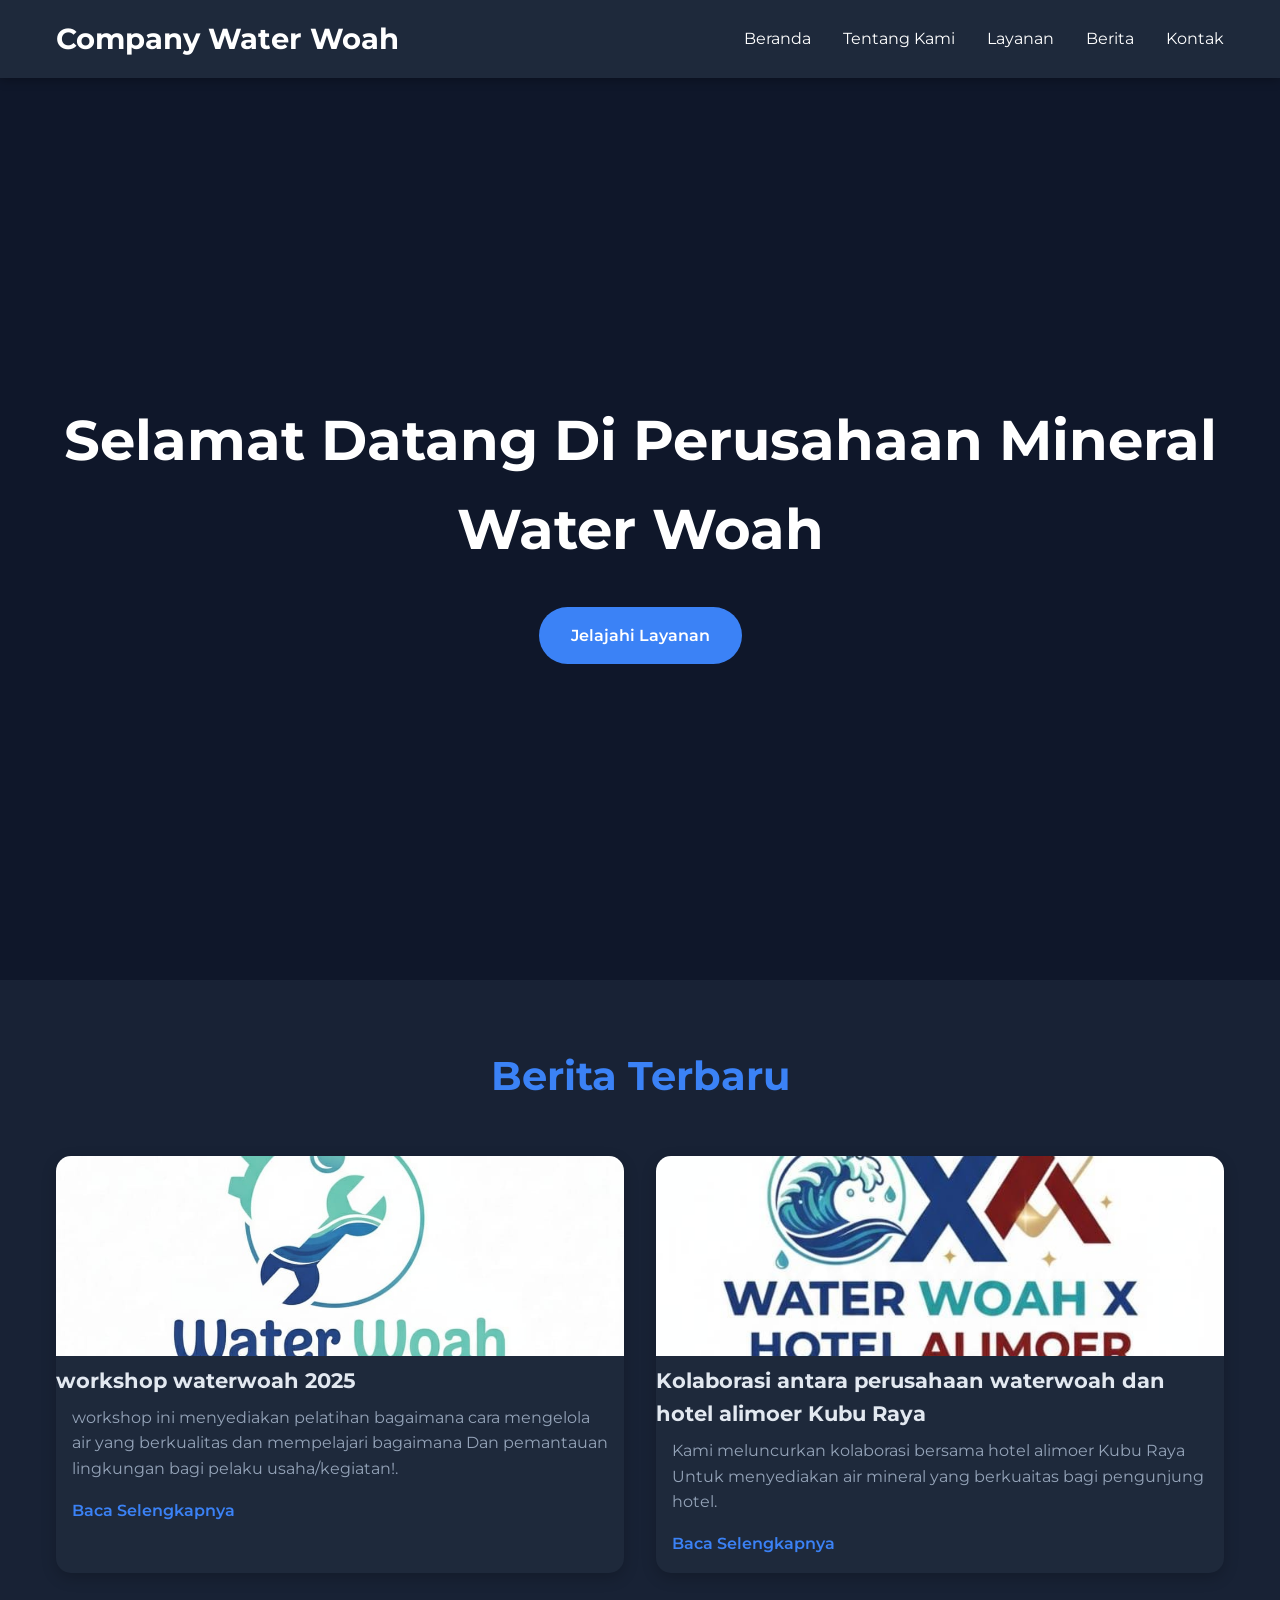
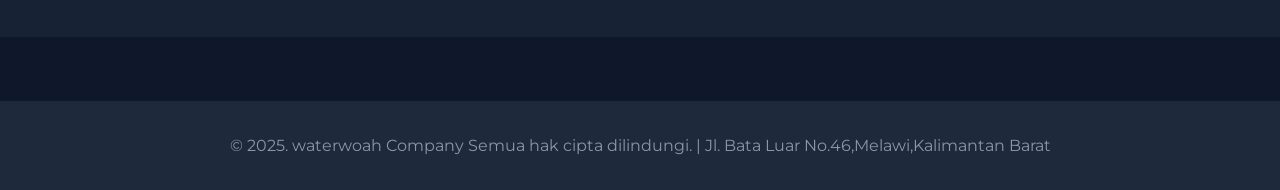
<file: water woah.html/index.html>
<!DOCTYPE html>
<html lang="id">

<head>
    <meta charset="UTF-8">
    <meta name="viewport" content="width=device-width, initial-scale=1.0">
    <title>waterwoah Company - Selamat Datang</title>
    <link href="https://fonts.googleapis.com/css2?family=Montserrat:wght@300;400;600;700&display=swap" rel="stylesheet">
    <link rel="stylesheet" href="style.css">
</head>

<body>
    <!-- Header -->
    <header>
        <nav class="container">
            <a href="index.html" class="logo">Company Water Woah</a>
            <ul class="nav-links">
                <li><a href="index.html">Beranda</a></li>
                <li><a href="about.html">Tentang Kami</a></li>
                <li><a href="services.html">Layanan</a></li>
                <li><a href="news.html">Berita</a></li>
                <li><a href="contact.html">Kontak</a></li>
            </ul>
            <div class="mobile-toggle">☰</div>
        </nav>
    </header>

    <!-- Hero Section -->
    <section class="hero">
        <div class="hero-overlay">
            <div class="container">
                <h1>Selamat Datang Di Perusahaan Mineral Water Woah</h1>
                <p></p>
                <a href="services.html" class="cta-button">Jelajahi Layanan</a>
            </div>
        </div>
    </section>

    <!-- Latest News Teaser -->
    <section class="news-teaser">
        <div class="container">
            <h2>Berita Terbaru</h2>
            <div class="news-grid">
                <article class="news-card">
                    <img src="aset/workshop.jpg"
                        alt="Festival Budaya">
                    <h3>workshop waterwoah 2025</h3>
                    <p>workshop ini menyediakan pelatihan bagaimana cara mengelola air yang berkualitas dan mempelajari bagaimana Dan pemantauan lingkungan bagi pelaku usaha/kegiatan!.</p>
                    <a href="news.html">Baca Selengkapnya</a>
                </article>
                <article class="news-card">
                    <img src="aset/kolaborasi.jpg"
                        alt="Pariwisata Berkelanjutan">
                    <h3>Kolaborasi antara perusahaan waterwoah dan hotel alimoer Kubu Raya</h3>
                    <p>Kami meluncurkan kolaborasi bersama hotel alimoer Kubu Raya Untuk menyediakan air mineral yang berkuaitas bagi pengunjung hotel.</p>
                    <a href="news.html">Baca Selengkapnya</a>
                </article>
            </div>
        </div>
    </section>

    <!-- Footer -->
    <footer>
        <div class="container">
            <p>&copy; 2025. waterwoah Company Semua hak cipta dilindungi. | Jl. Bata Luar No.46,Melawi,Kalimantan Barat</p>
        </div>
    </footer>

    <script src="script.js"></script>
</body>


</html>
</file>
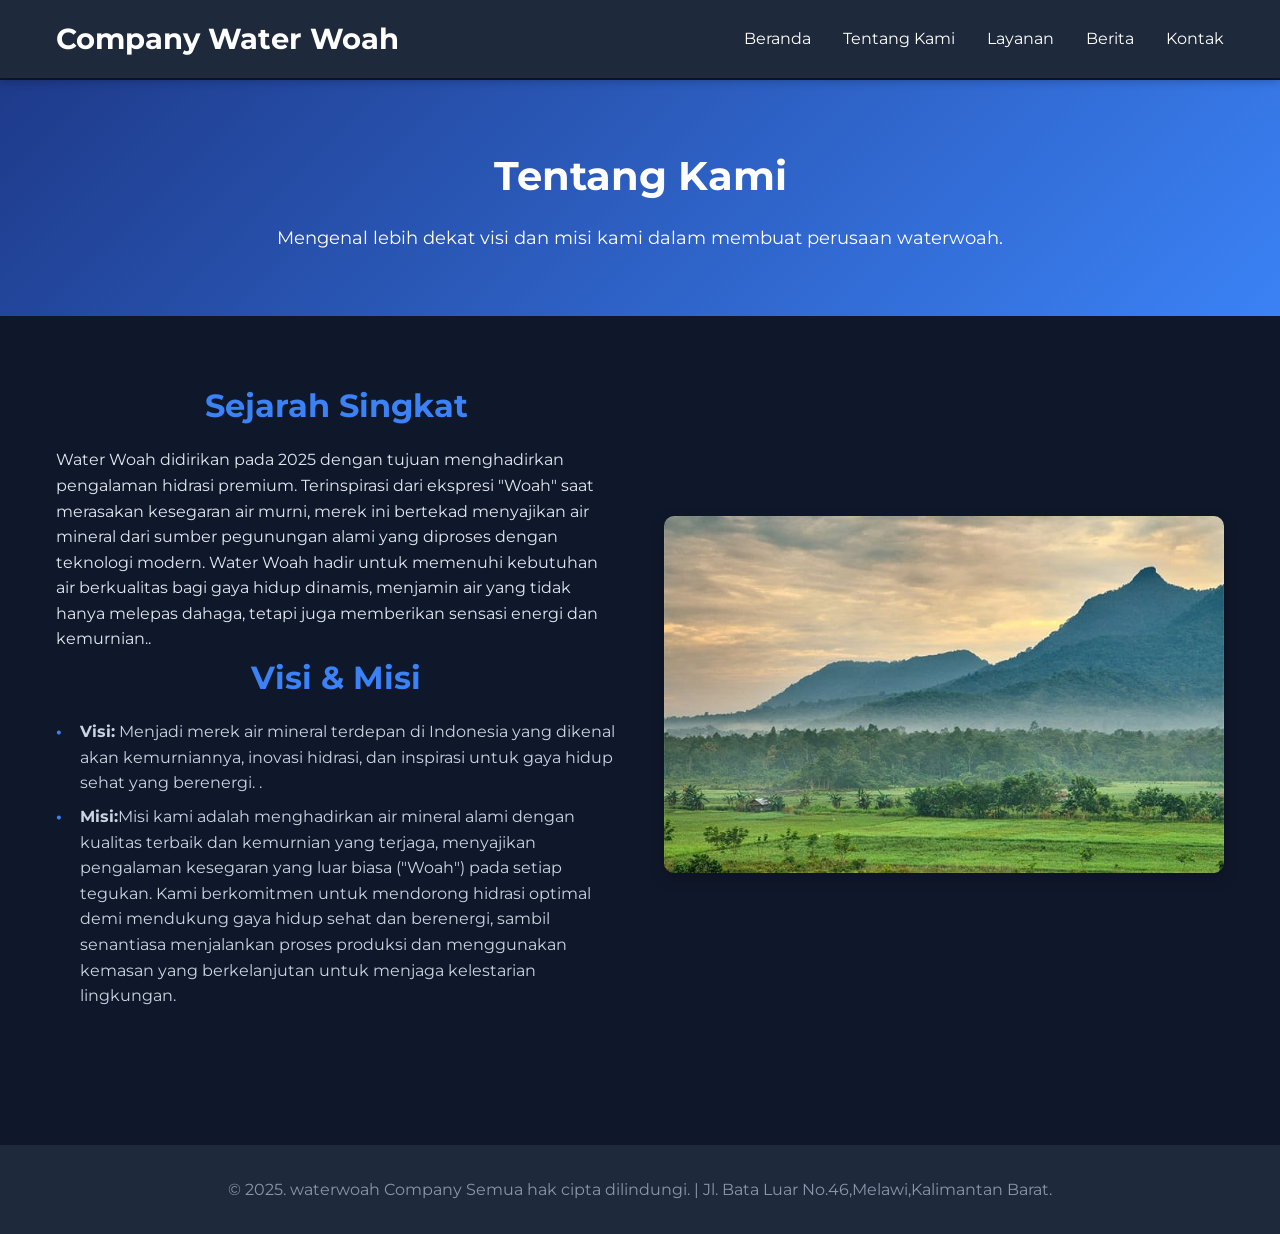
<file: water woah.html/about.html>
<!DOCTYPE html>
<html lang="id">

<head>
    <meta charset="UTF-8">
    <meta name="viewport" content="width=device-width, initial-scale=1.0">
    <title>Tentang Kami - waterwoah Company</title>
    <link href="https://fonts.googleapis.com/css2?family=Montserrat:wght@300;400;600;700&display=swap" rel="stylesheet">
    <link rel="stylesheet" href="style.css">
</head>

<body>
    <!-- Header -->
    <header>
        <nav class="container">
            <a href="index.html" class="logo">Company Water Woah</a>
            <ul class="nav-links">
                <li><a href="index.html">Beranda</a></li>
                <li><a href="about.html">Tentang Kami</a></li>
                <li><a href="services.html">Layanan</a></li>
                <li><a href="news.html">Berita</a></li>
                <li><a href="contact.html">Kontak</a></li>
            </ul>
            <div class="mobile-toggle">☰</div>
        </nav>
    </header>

    <!-- Page Hero -->
    <section class="page-hero">
        <div class="container">
            <h1>Tentang Kami</h1>
            <p>Mengenal lebih dekat visi dan misi kami dalam membuat perusaan waterwoah.</p>
        </div>
    </section>

    <!-- About Content -->
    <section class="about-content">
        <div class="container">
            <div class="about-grid">
                <div class="about-text">
                    <h2>Sejarah Singkat</h2>
                    <p>Water Woah didirikan pada 2025 dengan tujuan menghadirkan pengalaman hidrasi premium. Terinspirasi dari ekspresi "Woah" saat merasakan kesegaran air murni, merek ini bertekad menyajikan air mineral dari sumber pegunungan alami yang diproses dengan teknologi modern. Water Woah hadir untuk memenuhi kebutuhan air berkualitas bagi gaya hidup dinamis, menjamin air yang tidak hanya melepas dahaga, tetapi juga memberikan sensasi energi dan kemurnian..</p>

                    <h2>Visi & Misi</h2>
                    <ul>
                        <li><strong>Visi:</strong> Menjadi merek air mineral terdepan di Indonesia yang dikenal akan kemurniannya, inovasi hidrasi, dan inspirasi untuk gaya hidup sehat yang berenergi.
.</li>
                        <li><strong>Misi:</strong>Misi kami adalah menghadirkan air mineral alami dengan kualitas terbaik dan kemurnian yang terjaga, menyajikan pengalaman kesegaran yang luar biasa ("Woah") pada setiap tegukan. Kami berkomitmen untuk mendorong hidrasi optimal demi mendukung gaya hidup sehat dan berenergi, sambil senantiasa menjalankan proses produksi dan menggunakan kemasan yang berkelanjutan untuk menjaga kelestarian lingkungan.</li>
                    </ul>
                </div>
                <div class="about-image">
                    <img src="aset/pemandangan.jpg"
                        alt="Tim Dinas Pariwisata">
                </div>
            </div>
        </div>
    </section>

    <!-- Footer -->
    <footer>
        <div class="container">
            <p>&copy; 2025. waterwoah Company Semua hak cipta dilindungi. | Jl. Bata Luar No.46,Melawi,Kalimantan Barat.</p>
        </div>
    </footer>

    <script src="script.js"></script>
</body>

</html>
</file>
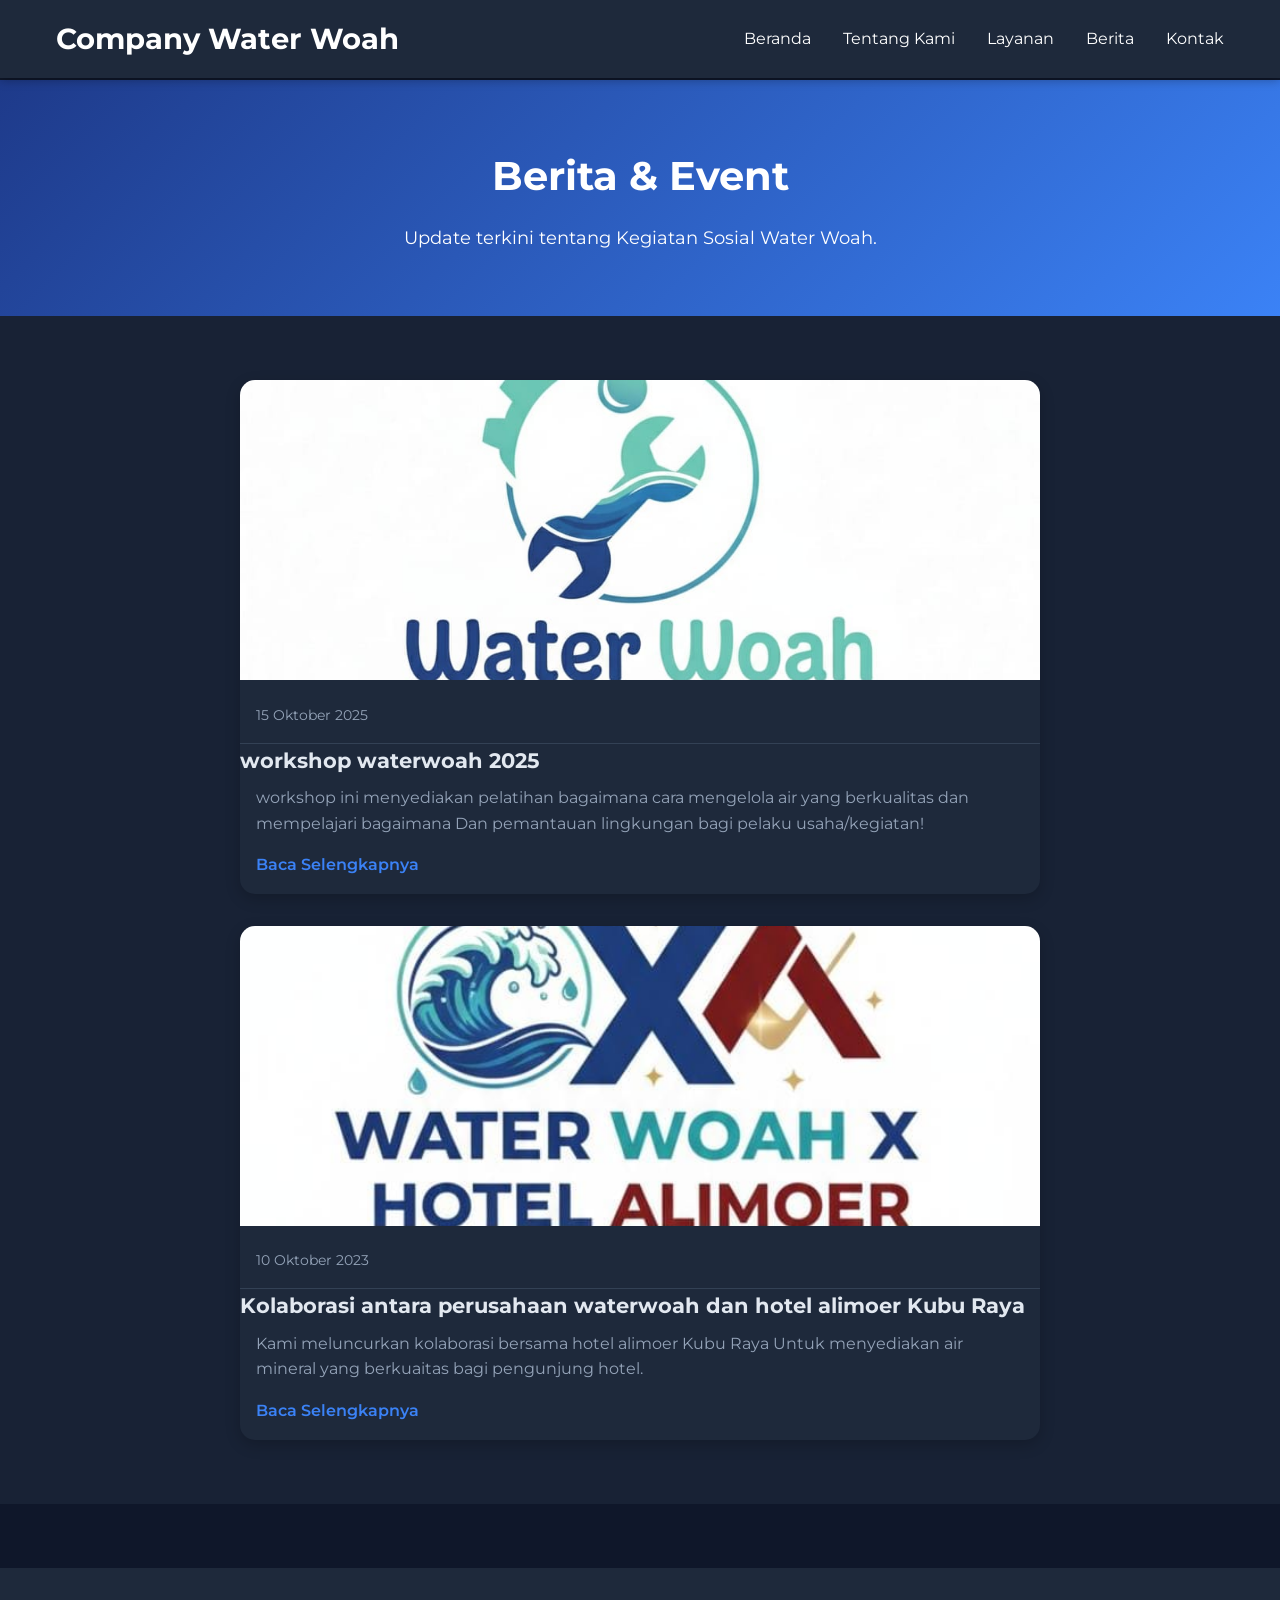
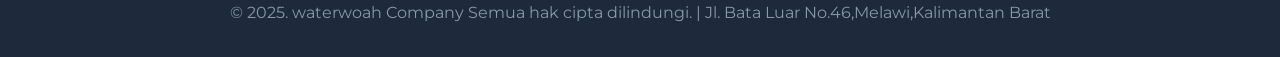
<file: water woah.html/news.html>
<!DOCTYPE html>
<html lang="id">

<head>
    <meta charset="UTF-8">
    <meta name="viewport" content="width=device-width, initial-scale=1.0">
    <title>Berita - Company Water Woah</title>
    <link href="https://fonts.googleapis.com/css2?family=Montserrat:wght@300;400;600;700&display=swap" rel="stylesheet">
    <link rel="stylesheet" href="style.css">
</head>

<body>
    <!-- Header -->
    <header>
        <nav class="container">
            <a href="index.html" class="logo">Company Water Woah</a>
            <ul class="nav-links">
                <li><a href="index.html">Beranda</a></li>
                <li><a href="about.html">Tentang Kami</a></li>
                <li><a href="services.html">Layanan</a></li>
                <li><a href="news.html">Berita</a></li>
                <li><a href="contact.html">Kontak</a></li>
            </ul>
            <div class="mobile-toggle">☰</div>
        </nav>
    </header>

    <!-- Page Hero -->
    <section class="page-hero">
        <div class="container">
            <h1>Berita & Event</h1>
            <p>Update terkini tentang Kegiatan Sosial Water Woah.</p>
        </div>
    </section>

    <!-- News List -->
    <section class="news-content">
        <div class="container">
            <div class="news-grid">
                <article class="news-card full">
                    <img src="aset/workshop.jpg"
                        alt="Festival Budaya">
                    <div class="news-meta">
                        <span>15 Oktober 2025</span>
                    </div>
                    <h3>workshop waterwoah 2025</h3>
                    <p>workshop ini menyediakan pelatihan bagaimana cara mengelola air yang berkualitas dan mempelajari bagaimana Dan pemantauan lingkungan bagi pelaku usaha/kegiatan!</p>
                    <a href="#">Baca Selengkapnya</a>
                </article>
                <article class="news-card full">
                    <img src="aset/kolaborasi.jpg"
                        alt="Pariwisata Berkelanjutan">
                    <div class="news-meta">
                        <span>10 Oktober 2023</span>
                    </div>
                    <h3>Kolaborasi antara perusahaan waterwoah dan hotel alimoer Kubu Raya</h3>
                    <p>Kami meluncurkan kolaborasi bersama hotel alimoer Kubu Raya Untuk menyediakan air mineral yang berkuaitas bagi pengunjung hotel.</p>
                    <a href="#">Baca Selengkapnya</a>
                </article>
            </div>
        </div>
    </section>

    <!-- Footer -->
    <footer>
        <div class="container">
            <p>&copy; 2025. waterwoah Company Semua hak cipta dilindungi. | Jl. Bata Luar No.46,Melawi,Kalimantan Barat</p>
        </div>
    </footer>

    <script src="script.js"></script>
</body>

</html>
</file>
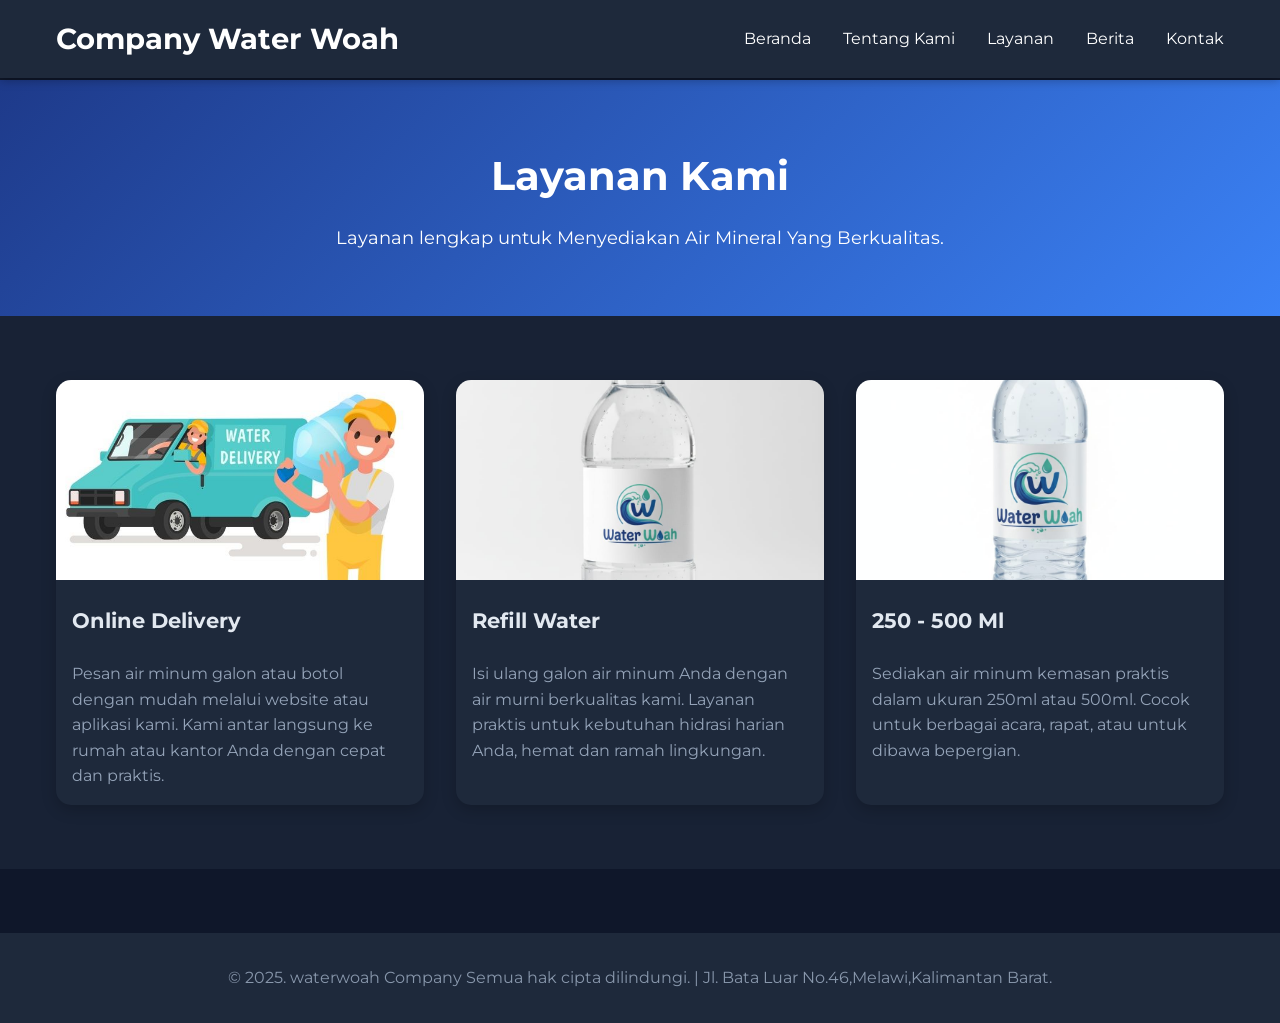
<file: water woah.html/services.html>
<!DOCTYPE html>
<html lang="id">

<head>
    <meta charset="UTF-8">
    <meta name="viewport" content="width=device-width, initial-scale=1.0">
    <title>Layanan - Company Water Woah</title>
    <link href="https://fonts.googleapis.com/css2?family=Montserrat:wght@300;400;600;700&display=swap" rel="stylesheet">
    <link rel="stylesheet" href="style.css">
</head>

<body>
    <!-- Header -->
    <header>
        <nav class="container">
            <a href="index.html" class="logo">Company Water Woah</a>
            <ul class="nav-links">
                <li><a href="index.html">Beranda</a></li>
                <li><a href="about.html">Tentang Kami</a></li>
                <li><a href="services.html">Layanan</a></li>
                <li><a href="news.html">Berita</a></li>
                <li><a href="contact.html">Kontak</a></li>
            </ul>
            <div class="mobile-toggle">☰</div>
        </nav>
    </header>

    <!-- Page Hero -->
    <section class="page-hero">
        <div class="container">
            <h1>Layanan Kami</h1>
            <p>Layanan lengkap untuk Menyediakan Air Mineral Yang Berkualitas.</p>
        </div>
    </section>

    <!-- Services Grid -->
    <section class="services-content">
        <div class="container">
            <div class="services-grid">
                <div class="service-card">
                    <img src="aset/Delivery.jpg"
                        alt="Pemandu Wisata">
                    <h3>Online Delivery</h3>
                    <p>Pesan air minum galon atau botol dengan mudah melalui website atau aplikasi kami. Kami antar langsung ke rumah atau kantor Anda dengan cepat dan praktis.</p>
                </div>
                <div class="service-card">
                    <img src="aset/WhatsApp Image 2025-10-20 at 05.24.19_511ecd01.jpg"
                        alt="Izin Usaha">
                    <h3>Refill Water</h3>
                    <p>Isi ulang galon air minum Anda dengan air murni berkualitas kami. Layanan praktis untuk kebutuhan hidrasi harian Anda, hemat dan ramah lingkungan.</p>
                </div>
                <div class="service-card">
                    <img src="aset/WhatsApp Image 2025-10-20 at 05.24.20_232ca632.jpg"
                        alt="Promosi Event">
                    <h3>250 - 500 Ml</h3>
                    <p>Sediakan air minum kemasan praktis dalam ukuran 250ml atau 500ml. Cocok untuk berbagai acara, rapat, atau untuk dibawa bepergian.</p>
                </div>
            </div>
        </div>
    </section>

    <!-- Footer -->
    <footer>
        <div class="container">
            <p>&copy; 2025. waterwoah Company Semua hak cipta dilindungi. | Jl. Bata Luar No.46,Melawi,Kalimantan Barat.</p>
        </div>
    </footer>

    <script src="script.js"></script>
</body>

</html>
</file>
<file: water woah.html/style.css>
/* Reset dan Base Styles */
* {
    margin: 0;
    padding: 0;
    box-sizing: border-box;
}

body {
    font-family: 'Montserrat', sans-serif;
    line-height: 1.6;
    background-color: #0f172a; /* Latar belakang utama (Biru Sangat Tua) */
    color: #e2e8f0; /* Teks utama (Abu-abu Cerah) */
}

.container {
    max-width: 1200px;
    margin: 0 auto;
    padding: 0 1rem;
}

/* Header */
header {
    background: #1e293b; /* Latar belakang header (Biru Tua/Abu) */
    color: white;
    padding: 1rem 0;
    position: fixed;
    width: 100%;
    top: 0;
    z-index: 1000;
    box-shadow: 0 2px 10px rgba(0, 0, 0, 0.3); /* Bayangan lebih gelap */
    transition: background 0.3s ease;
}

nav {
    display: flex;
    justify-content: space-between;
    align-items: center;
}

.logo {
    font-size: 1.8rem;
    font-weight: 700;
    text-decoration: none;
    color: white;
    transition: color 0.3s ease;
}

.logo:hover {
    color: #cbd5e1;
}

.nav-links {
    display: flex;
    list-style: none;
    gap: 2rem;
}

.nav-links a {
    color: white;
    text-decoration: none; /* Menghapus 'white' yang salah dari properti */
    font-weight: 400;
    transition: color 0.3s ease;
}

.nav-links a:hover {
    color: #cbd5e1;
}

.mobile-toggle {
    display: none;
    font-size: 1.5rem;
    cursor: pointer;
    color: white;
}

/* Hero Section (Main Page) */
.hero {
    /* Menggunakan overlay yang lebih gelap agar konsisten */
    background: linear-gradient(rgba(15, 23, 42, 0.8), rgba(15, 23, 42, 0.8)), 
                url('https://images.unsplash.com/photo-1506905925346-21bda4d32df4?ixlib=rb-4.0.3&auto=format&fit=crop&w=2070&q=80') center/cover no-repeat;
    height: 100vh;
    display: flex;
    align-items: center;
    justify-content: center;
    text-align: center;
    color: white;
    margin-top: 80px; /* Adjust for fixed header */
}

.hero-overlay {
    width: 100%;
}

.hero h1 {
    font-size: 3.5rem;
    font-weight: 700;
    margin-bottom: 1rem;
    animation: fadeInUp 1s ease;
}

.hero p {
    font-size: 1.2rem;
    margin-bottom: 2rem;
    max-width: 600px;
    animation: fadeInUp 1s ease 0.2s both;
}

/* Tombol CTA tetap cerah sebagai aksen */
.cta-button {
    background: #3b82f6;
    color: white;
    padding: 1rem 2rem;
    text-decoration: none;
    border-radius: 50px;
    font-weight: 600;
    transition: background 0.3s ease, transform 0.3s ease;
    display: inline-block;
    animation: fadeInUp 1s ease 0.4s both;
}

.cta-button:hover {
    background: #2563eb; /* Sedikit lebih cerah saat hover */
    transform: translateY(-2px);
}

/* Page Hero (Untuk Halaman Lain) */
/* Gradient ini tetap bagus di dark mode */
.page-hero {
    background: linear-gradient(135deg, #1e3a8a 0%, #3b82f6 100%);
    color: white;
    padding: 4rem 0;
    text-align: center;
    margin-top: 80px;
}

.page-hero h1 {
    font-size: 2.5rem;
    margin-bottom: 1rem;
}

.page-hero p {
    font-size: 1.1rem;
}

/* Sections General */
section {
    padding: 4rem 0;
}

h2 {
    text-align: center;
    font-size: 2.5rem;
    margin-bottom: 3rem;
    color: #3b82f6; /* Menggunakan warna aksen biru */
}

/* News Teaser/Grid */
.news-teaser,
.news-content,
.services-content {
    background: #182235; /* Latar belakang section (sedikit lebih cerah dari body) */
    padding: 4rem 0;
}

.news-grid,
.services-grid {
    display: grid;
    grid-template-columns: repeat(auto-fit, minmax(300px, 1fr));
    gap: 2rem;
}

.news-card,
.service-card {
    background: #1e293b; /* Latar belakang kartu (sama dengan header) */
    border-radius: 15px;
    overflow: hidden;
    box-shadow: 0 5px 15px rgba(0, 0, 0, 0.2);
    transition: transform 0.3s ease, box-shadow 0.3s ease;
}

.news-card:hover,
.service-card:hover {
    transform: translateY(-5px);
    box-shadow: 0 10px 25px rgba(0, 0, 0, 0.3);
}

.news-card img,
.service-card img {
    width: 100%;
    height: 200px;
    object-fit: cover;
}

.news-card .news-meta,
.service-card h3 {
    padding: 1rem;
}

.news-meta {
    display: flex;
    justify-content: space-between;
    font-size: 0.9rem;
    color: #94a3b8; /* Teks sekunder (Abu-abu) */
    border-bottom: 1px solid #334155; /* Garis pemisah gelap */
    padding-bottom: 0.5rem;
}

.news-card h3,
.service-card h3 {
    font-size: 1.3rem;
    margin-bottom: 0.5rem;
    color: #e2e8f0; /* Teks judul kartu (Abu-abu Cerah) */
}

.news-card p,
.service-card p {
    padding: 0 1rem;
    color: #94a3b8; /* Teks sekunder (Abu-abu) */
    margin-bottom: 1rem;
}

.news-card a,
.service-card a {
    display: inline-block;
    padding: 0 1rem 1rem;
    color: #3b82f6; /* Teks link (Aksen Biru) */
    text-decoration: none;
    font-weight: 600;
    transition: color 0.3s ease;
}

.news-card a:hover,
.service-card a:hover {
    color: #60a5fa; /* Biru lebih cerah saat hover */
}

/* Full News Card (untuk news.html) */
.news-card.full {
    grid-column: 1 / -1;
    max-width: 800px;
    margin: 0 auto;
}

.news-card.full img {
    height: 300px;
}

/* About Content */
.about-content {
    padding: 4rem 0;
    /* Mewarisi background body */
}

.about-grid {
    display: grid;
    grid-template-columns: 1fr 1fr;
    gap: 3rem;
    align-items: center;
}

.about-text h2 {
    font-size: 2rem;
    margin-bottom: 1rem;
    color: #3b82f6; /* Aksen Biru */
}

.about-text ul {
    list-style: none;
    padding-left: 0;
}

.about-text li {
    margin-bottom: 0.5rem;
    padding-left: 1.5rem;
    position: relative;
    color: #cbd5e1; /* Teks list item */
}

.about-text li::before {
    content: "•";
    color: #3b82f6; /* Aksen Biru */
    font-weight: bold;
    position: absolute;
    left: 0;
}

.about-image img {
    width: 100%;
    border-radius: 10px;
    box-shadow: 0 5px 15px rgba(0, 0, 0, 0.2);
}

/* Contact Content */
.contact-content {
    padding: 4rem 0;
    background: #182235; /* Latar belakang section */
}

.contact-grid {
    display: grid;
    grid-template-columns: 1fr 1fr;
    gap: 3rem;
}

.contact-info h2 {
    font-size: 2rem;
    margin-bottom: 2rem;
    color: #3b82f6; /* Aksen Biru */
}

.contact-item {
    margin-bottom: 1.5rem;
}

.contact-item h3 {
    font-size: 1.2rem;
    color: #3b82f6; /* Aksen Biru */
    margin-bottom: 0.5rem;
}

.contact-item p {
    color: #94a3b8; /* Teks sekunder */
}

.contact-form {
    background: #1e293b; /* Latar belakang kartu */
    padding: 2rem;
    border-radius: 15px;
    box-shadow: 0 5px 15px rgba(0, 0, 0, 0.2);
}

.contact-form h2 {
    margin-bottom: 1.5rem;
    color: #e2e8f0; /* Teks judul form */
}

.form-group {
    margin-bottom: 1rem;
}

.form-group label {
    display: block;
    margin-bottom: 0.5rem;
    font-weight: 600;
    color: #e2e8f0; /* Teks label */
}

.form-group input,
.form-group textarea {
    width: 100%;
    padding: 0.8rem;
    border: 1px solid #334155; /* Border gelap */
    background-color: #0f172a; /* Latar belakang input (paling gelap) */
    color: #e2e8f0; /* Teks input */
    border-radius: 5px;
    font-family: inherit;
    transition: border-color 0.3s ease;
}

.form-group input:focus,
.form-group textarea:focus {
    outline: none;
    border-color: #3b82f6; /* Aksen Biru saat focus */
}

.form-group textarea {
    height: 120px;
    resize: vertical;
}

.submit-btn {
    background: #3b82f6; /* Aksen Biru */
    color: white;
    padding: 1rem 2rem;
    border: none;
    border-radius: 50px;
    font-weight: 600;
    cursor: pointer;
    transition: background 0.3s ease;
    width: 100%;
}

.submit-btn:hover {
    background: #2563eb;
}

/* Footer */
footer {
    background: #1e293b; /* Latar belakang footer (sama dengan header) */
    color: #94a3b8; /* Teks sekunder/muted */
    text-align: center;
    padding: 2rem 0;
    margin-top: 4rem;
}

footer p {
    opacity: 0.9;
}

/* Animations */
@keyframes fadeInUp {
    from {
        opacity: 0;
        transform: translateY(30px);
    }
    to {
        opacity: 1;
        transform: translateY(0);
    }
}

/* Responsive Design */
@media (max-width: 768px) {
    .mobile-toggle {
        display: block;
    }

    .nav-links {
        display: none;
        position: absolute;
        top: 100%;
        left: 0;
        width: 100%;
        background: #1e293b; /* Latar belakang menu mobile (sama dengan header) */
        flex-direction: column;
        padding: 1rem 0;
        gap: 0;
    }

    .nav-links.active {
        display: flex;
    }

    .nav-links li {
        padding: 0.5rem 1rem;
    }

    .hero h1 {
        font-size: 2.5rem;
    }

    .page-hero h1 {
        font-size: 2rem;
    }

    .about-grid,
    .contact-grid {
        grid-template-columns: 1fr;
        gap: 2rem;
    }

    .news-grid,
    .services-grid {
        grid-template-columns: 1fr;
    }

    section {
        padding: 3rem 0;
    }
}

@media (max-width: 480px) {
    .container {
        padding: 0 0.5rem;
    }

    .hero h1 {
        font-size: 2rem;
    }
}
</file>
